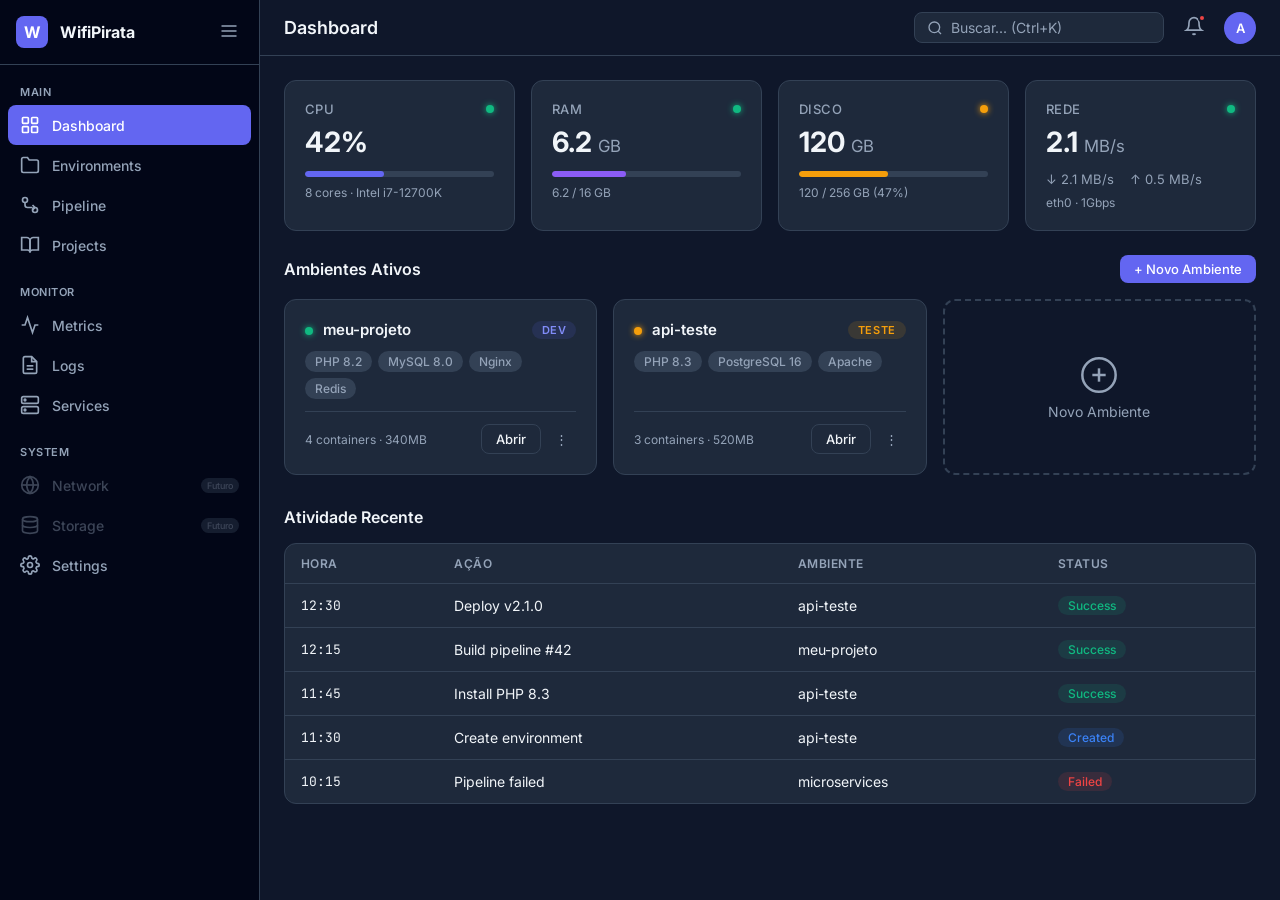
<file: design/prototype/index.html>
<!DOCTYPE html>
<html lang="pt-BR">
<head>
  <meta charset="UTF-8">
  <meta name="viewport" content="width=device-width, initial-scale=1.0">
  <title>WifiPirata OS — Protótipo</title>
  <link rel="preconnect" href="https://fonts.googleapis.com">
  <link href="https://fonts.googleapis.com/css2?family=Inter:wght@400;500;600;700&family=JetBrains+Mono:wght@400;500&display=swap" rel="stylesheet">
  <link rel="stylesheet" href="styles.css">
  <script src="splash.js"></script>
</head>
<body>
  <!-- ===== SIDEBAR ===== -->
  <aside class="sidebar" id="sidebar">
    <div class="sidebar-header">
      <div class="sidebar-logo">
        <svg width="32" height="32" viewBox="0 0 32 32" fill="none">
          <rect width="32" height="32" rx="8" fill="#6366f1"/>
          <text x="8" y="22" fill="white" font-size="16" font-weight="700" font-family="Inter">W</text>
        </svg>
        <span class="sidebar-title">WifiPirata</span>
      </div>
      <button class="sidebar-toggle" onclick="toggleSidebar()" title="Toggle sidebar">
        <svg width="20" height="20" viewBox="0 0 24 24" fill="none" stroke="currentColor" stroke-width="2">
          <path d="M3 12h18M3 6h18M3 18h18"/>
        </svg>
      </button>
    </div>

    <nav class="sidebar-nav">
      <div class="sidebar-section">
        <span class="sidebar-label">MAIN</span>
        <a href="#dashboard" class="sidebar-item active" onclick="showPage('dashboard', this)">
          <svg width="20" height="20" viewBox="0 0 24 24" fill="none" stroke="currentColor" stroke-width="2"><rect x="3" y="3" width="7" height="7" rx="1"/><rect x="14" y="3" width="7" height="7" rx="1"/><rect x="3" y="14" width="7" height="7" rx="1"/><rect x="14" y="14" width="7" height="7" rx="1"/></svg>
          <span>Dashboard</span>
        </a>
        <a href="#environments" class="sidebar-item" onclick="showPage('environments', this)">
          <svg width="20" height="20" viewBox="0 0 24 24" fill="none" stroke="currentColor" stroke-width="2"><path d="M22 19a2 2 0 01-2 2H4a2 2 0 01-2-2V5a2 2 0 012-2h5l2 3h9a2 2 0 012 2z"/></svg>
          <span>Environments</span>
        </a>
        <a href="#pipeline" class="sidebar-item" onclick="showPage('pipeline', this)">
          <svg width="20" height="20" viewBox="0 0 24 24" fill="none" stroke="currentColor" stroke-width="2"><circle cx="6" cy="6" r="3"/><circle cx="18" cy="18" r="3"/><path d="M6 9v3a3 3 0 003 3h6"/><path d="M15 12l3 3-3 3"/></svg>
          <span>Pipeline</span>
        </a>
        <a href="#projects" class="sidebar-item" onclick="showPage('projects', this)">
          <svg width="20" height="20" viewBox="0 0 24 24" fill="none" stroke="currentColor" stroke-width="2"><path d="M2 3h6a4 4 0 014 4v14a3 3 0 00-3-3H2z"/><path d="M22 3h-6a4 4 0 00-4 4v14a3 3 0 013-3h7z"/></svg>
          <span>Projects</span>
        </a>
      </div>

      <div class="sidebar-section">
        <span class="sidebar-label">MONITOR</span>
        <a href="#monitoring" class="sidebar-item" onclick="showPage('monitoring', this)">
          <svg width="20" height="20" viewBox="0 0 24 24" fill="none" stroke="currentColor" stroke-width="2"><polyline points="22,12 18,12 15,21 9,3 6,12 2,12"/></svg>
          <span>Metrics</span>
        </a>
        <a href="#logs" class="sidebar-item" onclick="showPage('logs', this)">
          <svg width="20" height="20" viewBox="0 0 24 24" fill="none" stroke="currentColor" stroke-width="2"><path d="M14 2H6a2 2 0 00-2 2v16a2 2 0 002 2h12a2 2 0 002-2V8z"/><polyline points="14,2 14,8 20,8"/><line x1="16" y1="13" x2="8" y2="13"/><line x1="16" y1="17" x2="8" y2="17"/></svg>
          <span>Logs</span>
        </a>
        <a href="#services" class="sidebar-item" onclick="showPage('services', this)">
          <svg width="20" height="20" viewBox="0 0 24 24" fill="none" stroke="currentColor" stroke-width="2"><rect x="2" y="2" width="20" height="8" rx="2"/><rect x="2" y="14" width="20" height="8" rx="2"/><circle cx="6" cy="6" r="1"/><circle cx="6" cy="18" r="1"/></svg>
          <span>Services</span>
        </a>
      </div>

      <div class="sidebar-section">
        <span class="sidebar-label">SYSTEM</span>
        <a href="#network" class="sidebar-item disabled">
          <svg width="20" height="20" viewBox="0 0 24 24" fill="none" stroke="currentColor" stroke-width="2"><circle cx="12" cy="12" r="10"/><line x1="2" y1="12" x2="22" y2="12"/><path d="M12 2a15.3 15.3 0 014 10 15.3 15.3 0 01-4 10 15.3 15.3 0 01-4-10 15.3 15.3 0 014-10z"/></svg>
          <span>Network</span>
          <span class="badge-future">Futuro</span>
        </a>
        <a href="#storage" class="sidebar-item disabled">
          <svg width="20" height="20" viewBox="0 0 24 24" fill="none" stroke="currentColor" stroke-width="2"><ellipse cx="12" cy="5" rx="9" ry="3"/><path d="M21 12c0 1.66-4 3-9 3s-9-1.34-9-3"/><path d="M3 5v14c0 1.66 4 3 9 3s9-1.34 9-3V5"/></svg>
          <span>Storage</span>
          <span class="badge-future">Futuro</span>
        </a>
        <a href="#settings" class="sidebar-item" onclick="showPage('settings', this)">
          <svg width="20" height="20" viewBox="0 0 24 24" fill="none" stroke="currentColor" stroke-width="2"><circle cx="12" cy="12" r="3"/><path d="M19.4 15a1.65 1.65 0 00.33 1.82l.06.06a2 2 0 010 2.83 2 2 0 01-2.83 0l-.06-.06a1.65 1.65 0 00-1.82-.33 1.65 1.65 0 00-1 1.51V21a2 2 0 01-4 0v-.09A1.65 1.65 0 009 19.4a1.65 1.65 0 00-1.82.33l-.06.06a2 2 0 01-2.83-2.83l.06-.06A1.65 1.65 0 004.68 15a1.65 1.65 0 00-1.51-1H3a2 2 0 010-4h.09A1.65 1.65 0 004.6 9a1.65 1.65 0 00-.33-1.82l-.06-.06a2 2 0 012.83-2.83l.06.06A1.65 1.65 0 009 4.68a1.65 1.65 0 001-1.51V3a2 2 0 014 0v.09a1.65 1.65 0 001 1.51 1.65 1.65 0 001.82-.33l.06-.06a2 2 0 012.83 2.83l-.06.06A1.65 1.65 0 0019.4 9a1.65 1.65 0 001.51 1H21a2 2 0 010 4h-.09a1.65 1.65 0 00-1.51 1z"/></svg>
          <span>Settings</span>
        </a>
      </div>
    </nav>
  </aside>

  <!-- ===== MAIN CONTENT ===== -->
  <main class="main">
    <!-- HEADER -->
    <header class="header">
      <div class="header-left">
        <h1 class="page-title" id="pageTitle">Dashboard</h1>
      </div>
      <div class="header-right">
        <div class="search-box">
          <svg width="16" height="16" viewBox="0 0 24 24" fill="none" stroke="currentColor" stroke-width="2"><circle cx="11" cy="11" r="8"/><line x1="21" y1="21" x2="16.65" y2="16.65"/></svg>
          <input type="text" placeholder="Buscar... (Ctrl+K)">
        </div>
        <button class="header-icon" title="Notificações">
          <svg width="20" height="20" viewBox="0 0 24 24" fill="none" stroke="currentColor" stroke-width="2"><path d="M18 8A6 6 0 006 8c0 7-3 9-3 9h18s-3-2-3-9"/><path d="M13.73 21a2 2 0 01-3.46 0"/></svg>
          <span class="notification-dot"></span>
        </button>
        <div class="user-avatar" title="Admin" onclick="document.getElementById('logoutMenu').classList.toggle('show')" style="cursor:pointer; position:relative;">
          A
          <div class="logout-menu" id="logoutMenu">
            <span class="logout-user">admin</span>
            <a href="login.html" class="logout-btn">
              <svg width="16" height="16" viewBox="0 0 24 24" fill="none" stroke="currentColor" stroke-width="2"><path d="M9 21H5a2 2 0 01-2-2V5a2 2 0 012-2h4"/><polyline points="16,17 21,12 16,7"/><line x1="21" y1="12" x2="9" y2="12"/></svg>
              Sair
            </a>
          </div>
        </div>
      </div>
    </header>

    <!-- ===== PAGE: DASHBOARD ===== -->
    <section class="page active" id="page-dashboard">
      <!-- Status Cards -->
      <div class="card-grid-4">
        <div class="status-card">
          <div class="status-card-header">
            <span class="status-card-label">CPU</span>
            <span class="status-dot green"></span>
          </div>
          <div class="status-card-value">42%</div>
          <div class="progress-bar"><div class="progress-fill" style="width: 42%; background: #6366f1;"></div></div>
          <span class="status-card-detail">8 cores · Intel i7-12700K</span>
        </div>

        <div class="status-card">
          <div class="status-card-header">
            <span class="status-card-label">RAM</span>
            <span class="status-dot green"></span>
          </div>
          <div class="status-card-value">6.2 <small>GB</small></div>
          <div class="progress-bar"><div class="progress-fill" style="width: 39%; background: #8b5cf6;"></div></div>
          <span class="status-card-detail">6.2 / 16 GB</span>
        </div>

        <div class="status-card">
          <div class="status-card-header">
            <span class="status-card-label">Disco</span>
            <span class="status-dot yellow"></span>
          </div>
          <div class="status-card-value">120 <small>GB</small></div>
          <div class="progress-bar"><div class="progress-fill" style="width: 47%; background: #f59e0b;"></div></div>
          <span class="status-card-detail">120 / 256 GB (47%)</span>
        </div>

        <div class="status-card">
          <div class="status-card-header">
            <span class="status-card-label">Rede</span>
            <span class="status-dot green"></span>
          </div>
          <div class="status-card-value">2.1 <small>MB/s</small></div>
          <div class="status-card-network">
            <span>↓ 2.1 MB/s</span>
            <span>↑ 0.5 MB/s</span>
          </div>
          <span class="status-card-detail">eth0 · 1Gbps</span>
        </div>
      </div>

      <!-- Active Environments -->
      <div class="section-header">
        <h2>Ambientes Ativos</h2>
        <button class="btn btn-primary btn-sm">+ Novo Ambiente</button>
      </div>
      <div class="card-grid-3">
        <div class="env-card">
          <div class="env-card-header">
            <span class="env-card-name"><span class="status-dot green inline"></span> meu-projeto</span>
            <span class="env-badge dev">DEV</span>
          </div>
          <div class="env-card-stack">
            <span class="stack-tag">PHP 8.2</span>
            <span class="stack-tag">MySQL 8.0</span>
            <span class="stack-tag">Nginx</span>
            <span class="stack-tag">Redis</span>
          </div>
          <div class="env-card-footer">
            <span class="env-card-meta">4 containers · 340MB</span>
            <div class="env-card-actions">
              <button class="btn btn-sm btn-secondary">Abrir</button>
              <button class="btn btn-sm btn-ghost">⋮</button>
            </div>
          </div>
        </div>

        <div class="env-card">
          <div class="env-card-header">
            <span class="env-card-name"><span class="status-dot yellow inline"></span> api-teste</span>
            <span class="env-badge teste">TESTE</span>
          </div>
          <div class="env-card-stack">
            <span class="stack-tag">PHP 8.3</span>
            <span class="stack-tag">PostgreSQL 16</span>
            <span class="stack-tag">Apache</span>
          </div>
          <div class="env-card-footer">
            <span class="env-card-meta">3 containers · 520MB</span>
            <div class="env-card-actions">
              <button class="btn btn-sm btn-secondary">Abrir</button>
              <button class="btn btn-sm btn-ghost">⋮</button>
            </div>
          </div>
        </div>

        <div class="env-card env-card-new">
          <div class="env-card-new-content">
            <svg width="40" height="40" viewBox="0 0 24 24" fill="none" stroke="currentColor" stroke-width="1.5"><circle cx="12" cy="12" r="10"/><line x1="12" y1="8" x2="12" y2="16"/><line x1="8" y1="12" x2="16" y2="12"/></svg>
            <span>Novo Ambiente</span>
          </div>
        </div>
      </div>

      <!-- Activity Table -->
      <div class="section-header" style="margin-top: 32px;">
        <h2>Atividade Recente</h2>
      </div>
      <div class="table-container">
        <table>
          <thead>
            <tr>
              <th>Hora</th>
              <th>Ação</th>
              <th>Ambiente</th>
              <th>Status</th>
            </tr>
          </thead>
          <tbody>
            <tr>
              <td class="mono">12:30</td>
              <td>Deploy v2.1.0</td>
              <td>api-teste</td>
              <td><span class="status-badge success">Success</span></td>
            </tr>
            <tr>
              <td class="mono">12:15</td>
              <td>Build pipeline #42</td>
              <td>meu-projeto</td>
              <td><span class="status-badge success">Success</span></td>
            </tr>
            <tr>
              <td class="mono">11:45</td>
              <td>Install PHP 8.3</td>
              <td>api-teste</td>
              <td><span class="status-badge success">Success</span></td>
            </tr>
            <tr>
              <td class="mono">11:30</td>
              <td>Create environment</td>
              <td>api-teste</td>
              <td><span class="status-badge info">Created</span></td>
            </tr>
            <tr>
              <td class="mono">10:15</td>
              <td>Pipeline failed</td>
              <td>microservices</td>
              <td><span class="status-badge error">Failed</span></td>
            </tr>
          </tbody>
        </table>
      </div>
    </section>

    <!-- ===== PAGE: ENVIRONMENTS ===== -->
    <section class="page" id="page-environments">
      <div class="env-layout">
        <!-- Tree View -->
        <div class="env-tree">
          <div class="env-tree-search">
            <input type="text" placeholder="Buscar ambiente...">
          </div>
          <div class="tree">
            <div class="tree-node open">
              <div class="tree-parent" onclick="this.parentElement.classList.toggle('open')">
                <svg width="16" height="16" viewBox="0 0 24 24" fill="none" stroke="currentColor" stroke-width="2"><polyline points="6,9 12,15 18,9"/></svg>
                meu-projeto
              </div>
              <div class="tree-children">
                <div class="tree-leaf active"><span class="status-dot green inline small"></span> dev</div>
                <div class="tree-leaf"><span class="status-dot yellow inline small"></span> teste</div>
                <div class="tree-leaf"><span class="status-dot red inline small"></span> prod</div>
              </div>
            </div>
            <div class="tree-node">
              <div class="tree-parent" onclick="this.parentElement.classList.toggle('open')">
                <svg width="16" height="16" viewBox="0 0 24 24" fill="none" stroke="currentColor" stroke-width="2"><polyline points="6,9 12,15 18,9"/></svg>
                api-backend
              </div>
              <div class="tree-children">
                <div class="tree-leaf"><span class="status-dot green inline small"></span> dev</div>
                <div class="tree-leaf"><span class="status-dot green inline small"></span> teste</div>
              </div>
            </div>
            <div class="tree-node">
              <div class="tree-parent" onclick="this.parentElement.classList.toggle('open')">
                <svg width="16" height="16" viewBox="0 0 24 24" fill="none" stroke="currentColor" stroke-width="2"><polyline points="6,9 12,15 18,9"/></svg>
                microservices
              </div>
              <div class="tree-children">
                <div class="tree-leaf"><span class="status-dot green inline small"></span> dev</div>
              </div>
            </div>
          </div>
        </div>

        <!-- Detail Panel -->
        <div class="env-detail">
          <div class="env-detail-header">
            <div>
              <h2>meu-projeto <span class="env-badge dev">DEV</span></h2>
              <p class="text-secondary">Criado em 03/04/2026 · Uptime: 3d 12h</p>
            </div>
            <div class="env-detail-actions">
              <button class="btn btn-secondary btn-sm">Parar</button>
              <button class="btn btn-secondary btn-sm">Clonar</button>
              <button class="btn btn-secondary btn-sm">Editar</button>
              <button class="btn btn-danger btn-sm">Destruir</button>
            </div>
          </div>

          <div class="card-grid-2" style="margin-top: 24px;">
            <div class="detail-card">
              <h3>Serviços</h3>
              <table class="table-compact">
                <tbody>
                  <tr><td>PHP</td><td class="mono">8.2-fpm</td><td><span class="status-badge success">Running</span></td></tr>
                  <tr><td>MySQL</td><td class="mono">8.0</td><td><span class="status-badge success">Running</span></td></tr>
                  <tr><td>Nginx</td><td class="mono">1.25</td><td><span class="status-badge success">Running</span></td></tr>
                  <tr><td>Redis</td><td class="mono">7.2</td><td><span class="status-badge success">Running</span></td></tr>
                </tbody>
              </table>
            </div>

            <div class="detail-card">
              <h3>Recursos</h3>
              <div class="resource-row">
                <span>CPU</span>
                <div class="progress-bar flex-1"><div class="progress-fill" style="width: 12%; background: #6366f1;"></div></div>
                <span class="mono">12%</span>
              </div>
              <div class="resource-row">
                <span>RAM</span>
                <div class="progress-bar flex-1"><div class="progress-fill" style="width: 21%; background: #8b5cf6;"></div></div>
                <span class="mono">340MB</span>
              </div>
              <div class="resource-row">
                <span>Disco</span>
                <div class="progress-bar flex-1"><div class="progress-fill" style="width: 5%; background: #10b981;"></div></div>
                <span class="mono">2.1GB</span>
              </div>
            </div>
          </div>

          <div class="detail-card" style="margin-top: 16px;">
            <h3>Configuração YAML</h3>
            <pre class="code-block"><code>name: meu-projeto
type: dev
services:
  php:
    version: "8.2"
    extensions: [pdo, mysql, redis, mbstring]
  mysql:
    version: "8.0"
    database: app_dev
    port: 3306
  nginx:
    version: "1.25"
    port: 8080
  redis:
    version: "7.2"
    port: 6379</code></pre>
          </div>
        </div>
      </div>
    </section>

    <!-- ===== PAGE: PIPELINE ===== -->
    <section class="page" id="page-pipeline">
      <!-- Toolbar -->
      <div class="pipeline-toolbar">
        <div class="pipeline-toolbar-left">
          <button class="btn btn-sm btn-secondary"><span class="node-icon build">🔨</span> Build</button>
          <button class="btn btn-sm btn-secondary"><span class="node-icon test">🧪</span> Test</button>
          <button class="btn btn-sm btn-secondary"><span class="node-icon deploy">🚀</span> Deploy</button>
          <button class="btn btn-sm btn-secondary"><span class="node-icon notify">🔔</span> Notify</button>
        </div>
        <div class="pipeline-toolbar-right">
          <button class="btn btn-sm btn-secondary">Exportar YAML</button>
          <button class="btn btn-sm btn-primary">▶ Executar</button>
        </div>
      </div>

      <div class="pipeline-layout">
        <!-- Canvas -->
        <div class="pipeline-canvas">
          <div class="pipeline-flow">
            <!-- Node: Build -->
            <div class="pipeline-node build" style="left: 50px; top: 80px;">
              <div class="pipeline-node-icon">🔨</div>
              <div class="pipeline-node-content">
                <div class="pipeline-node-title">Build</div>
                <div class="pipeline-node-subtitle">npm run build</div>
              </div>
              <div class="pipeline-node-status success">✓ 45s</div>
            </div>

            <!-- Edge -->
            <svg class="pipeline-edge" style="left: 250px; top: 98px;" width="60" height="2"><line x1="0" y1="1" x2="60" y2="1" stroke="#6366f1" stroke-width="2"/></svg>

            <!-- Node: Unit Test -->
            <div class="pipeline-node test" style="left: 310px; top: 40px;">
              <div class="pipeline-node-icon">🧪</div>
              <div class="pipeline-node-content">
                <div class="pipeline-node-title">Unit Tests</div>
                <div class="pipeline-node-subtitle">vitest run</div>
              </div>
              <div class="pipeline-node-status running">⏳</div>
            </div>

            <!-- Node: E2E Test -->
            <div class="pipeline-node test" style="left: 310px; top: 130px;">
              <div class="pipeline-node-icon">🧪</div>
              <div class="pipeline-node-content">
                <div class="pipeline-node-title">E2E Tests</div>
                <div class="pipeline-node-subtitle">playwright</div>
              </div>
              <div class="pipeline-node-status pending">⬜</div>
            </div>

            <!-- Node: Deploy -->
            <div class="pipeline-node deploy" style="left: 570px; top: 80px;">
              <div class="pipeline-node-icon">🚀</div>
              <div class="pipeline-node-content">
                <div class="pipeline-node-title">Deploy</div>
                <div class="pipeline-node-subtitle">staging server</div>
              </div>
              <div class="pipeline-node-status pending">⬜</div>
            </div>

            <!-- Node: Notify -->
            <div class="pipeline-node notify" style="left: 570px; top: 180px;">
              <div class="pipeline-node-icon">🔔</div>
              <div class="pipeline-node-content">
                <div class="pipeline-node-title">Notify</div>
                <div class="pipeline-node-subtitle">Slack #deploy</div>
              </div>
              <div class="pipeline-node-status pending">⬜</div>
            </div>
          </div>
        </div>

        <!-- Config Panel -->
        <div class="pipeline-config">
          <h3>Configuração: Build</h3>
          <div class="form-group">
            <label>Nome</label>
            <input type="text" value="npm run build">
          </div>
          <div class="form-group">
            <label>Runner</label>
            <select><option>ubuntu-latest</option><option>ubuntu-22.04</option></select>
          </div>
          <div class="form-group">
            <label>Timeout</label>
            <select><option>10 min</option><option selected>30 min</option><option>60 min</option></select>
          </div>
          <div class="form-group">
            <label>Comandos</label>
            <textarea rows="4" class="mono">npm ci
npm run build
npm run lint</textarea>
          </div>
          <div class="form-group">
            <label>Variáveis de ambiente</label>
            <div class="env-var-row">
              <input type="text" value="NODE_ENV" class="mono" style="width: 40%;">
              <input type="text" value="production" class="mono" style="width: 55%;">
            </div>
            <button class="btn btn-sm btn-ghost" style="margin-top: 8px;">+ Adicionar variável</button>
          </div>
          <div class="form-actions">
            <button class="btn btn-primary btn-sm">Aplicar</button>
            <button class="btn btn-danger btn-sm">Remover nó</button>
          </div>
        </div>
      </div>
    </section>

    <!-- ===== PAGE: MONITORING (Logs) ===== -->
    <section class="page" id="page-logs">
      <div class="monitoring-tabs">
        <button class="tab active">Metrics</button>
        <button class="tab">Logs</button>
        <button class="tab">Containers</button>
        <button class="tab">Services</button>
      </div>

      <!-- Log Stream -->
      <div class="log-filters">
        <select><option>Todos os ambientes</option><option>meu-projeto</option><option>api-teste</option></select>
        <select><option>Todos os níveis</option><option>INFO</option><option>WARN</option><option>ERROR</option></select>
        <div class="search-box" style="flex:1">
          <svg width="16" height="16" viewBox="0 0 24 24" fill="none" stroke="currentColor" stroke-width="2"><circle cx="11" cy="11" r="8"/><line x1="21" y1="21" x2="16.65" y2="16.65"/></svg>
          <input type="text" placeholder="Filtrar logs...">
        </div>
        <label class="toggle-label"><input type="checkbox" checked> Auto-scroll</label>
      </div>

      <div class="log-stream">
        <div class="log-line"><span class="log-time">12:30:01</span> <span class="log-level info">INFO</span>  <span class="log-source">[php-fpm]</span> Worker started pid=1234</div>
        <div class="log-line"><span class="log-time">12:30:02</span> <span class="log-level info">INFO</span>  <span class="log-source">[nginx]</span>   GET /api/health 200 2ms</div>
        <div class="log-line"><span class="log-time">12:30:03</span> <span class="log-level info">INFO</span>  <span class="log-source">[nginx]</span>   GET /api/users 200 45ms</div>
        <div class="log-line"><span class="log-time">12:30:05</span> <span class="log-level warn">WARN</span>  <span class="log-source">[mysql]</span>   Slow query detected (>500ms): SELECT * FROM orders JOIN...</div>
        <div class="log-line"><span class="log-time">12:30:06</span> <span class="log-level error">ERROR</span> <span class="log-source">[php-fpm]</span> Uncaught Exception: SQLSTATE[HY000] Connection refused</div>
        <div class="log-line"><span class="log-time">12:30:06</span> <span class="log-level error">ERROR</span> <span class="log-source">[php-fpm]</span>   at /var/www/app/Database/Connection.php:42</div>
        <div class="log-line"><span class="log-time">12:30:07</span> <span class="log-level info">INFO</span>  <span class="log-source">[redis]</span>   Connected clients: 3</div>
        <div class="log-line"><span class="log-time">12:30:08</span> <span class="log-level info">INFO</span>  <span class="log-source">[nginx]</span>   POST /api/users 201 120ms</div>
        <div class="log-line"><span class="log-time">12:30:09</span> <span class="log-level info">INFO</span>  <span class="log-source">[php-fpm]</span> Request processed successfully</div>
        <div class="log-line"><span class="log-time">12:30:10</span> <span class="log-level warn">WARN</span>  <span class="log-source">[php-fpm]</span> Memory usage high: 245MB / 256MB limit</div>
        <div class="log-line"><span class="log-time">12:30:11</span> <span class="log-level info">INFO</span>  <span class="log-source">[nginx]</span>   GET /api/products 200 15ms</div>
        <div class="log-line cursor"><span class="log-cursor">▌</span></div>
      </div>
    </section>

    <!-- ===== PAGE: PROJECTS ===== -->
    <section class="page" id="page-projects">
      <div class="section-header">
        <h2>Templates Disponíveis</h2>
      </div>
      <div class="card-grid-3">
        <div class="template-card">
          <div class="template-icon">🐘</div>
          <h3>Laravel</h3>
          <p>PHP 8.2+ · MySQL/PostgreSQL · Redis · Nginx</p>
          <div class="template-tags">
            <span class="stack-tag">CI/CD ✅</span>
            <span class="stack-tag">Docker ✅</span>
          </div>
          <button class="btn btn-primary btn-sm" style="margin-top: 16px; width: 100%;">Usar template</button>
        </div>
        <div class="template-card">
          <div class="template-icon">⚛️</div>
          <h3>React (Vite + TS)</h3>
          <p>TypeScript · Tailwind · Vitest · ESLint</p>
          <div class="template-tags">
            <span class="stack-tag">CI/CD ✅</span>
            <span class="stack-tag">Docker ✅</span>
          </div>
          <button class="btn btn-primary btn-sm" style="margin-top: 16px; width: 100%;">Usar template</button>
        </div>
        <div class="template-card">
          <div class="template-icon">🟢</div>
          <h3>Node.js (Express)</h3>
          <p>MongoDB · Redis · Docker · PM2</p>
          <div class="template-tags">
            <span class="stack-tag">CI/CD ✅</span>
            <span class="stack-tag">Docker ✅</span>
          </div>
          <button class="btn btn-primary btn-sm" style="margin-top: 16px; width: 100%;">Usar template</button>
        </div>
      </div>

      <div class="section-header" style="margin-top: 32px;">
        <h2>Projetos Recentes</h2>
      </div>
      <div class="table-container">
        <table>
          <thead>
            <tr><th>Nome</th><th>Stack</th><th>Criado</th><th>Ambiente</th><th>Ações</th></tr>
          </thead>
          <tbody>
            <tr>
              <td><strong>meu-projeto</strong></td>
              <td><span class="stack-tag">Laravel</span></td>
              <td>2 dias atrás</td>
              <td><span class="status-badge success">dev 🟢</span></td>
              <td><button class="btn btn-sm btn-ghost">⋮</button></td>
            </tr>
            <tr>
              <td><strong>api-backend</strong></td>
              <td><span class="stack-tag">Node.js</span></td>
              <td>1 semana</td>
              <td><span class="status-badge success">dev 🟢</span></td>
              <td><button class="btn btn-sm btn-ghost">⋮</button></td>
            </tr>
            <tr>
              <td><strong>frontend-app</strong></td>
              <td><span class="stack-tag">React</span></td>
              <td>3 semanas</td>
              <td><span class="status-badge warning">teste 🟡</span></td>
              <td><button class="btn btn-sm btn-ghost">⋮</button></td>
            </tr>
          </tbody>
        </table>
      </div>
    </section>

    <!-- Placeholder pages -->
    <section class="page" id="page-monitoring"><div class="placeholder">Metrics — ver wireframes.md para layout</div></section>
    <section class="page" id="page-services"><div class="placeholder">Services — ver wireframes.md para layout</div></section>
    <section class="page" id="page-settings"><div class="placeholder">Settings — ver wireframes.md para layout</div></section>
  </main>

  <script>
    function showPage(pageName, el) {
      document.querySelectorAll('.page').forEach(p => p.classList.remove('active'));
      document.querySelectorAll('.sidebar-item').forEach(i => i.classList.remove('active'));
      const page = document.getElementById('page-' + pageName);
      if (page) page.classList.add('active');
      if (el) el.classList.add('active');
      const titles = {
        dashboard: 'Dashboard',
        environments: 'Environments',
        pipeline: 'Pipeline Editor',
        projects: 'Projects',
        monitoring: 'Metrics',
        logs: 'Logs',
        services: 'Services',
        settings: 'Settings'
      };
      document.getElementById('pageTitle').textContent = titles[pageName] || pageName;
    }

    function toggleSidebar() {
      document.getElementById('sidebar').classList.toggle('collapsed');
    }
  </script>
</body>
</html>
</file>
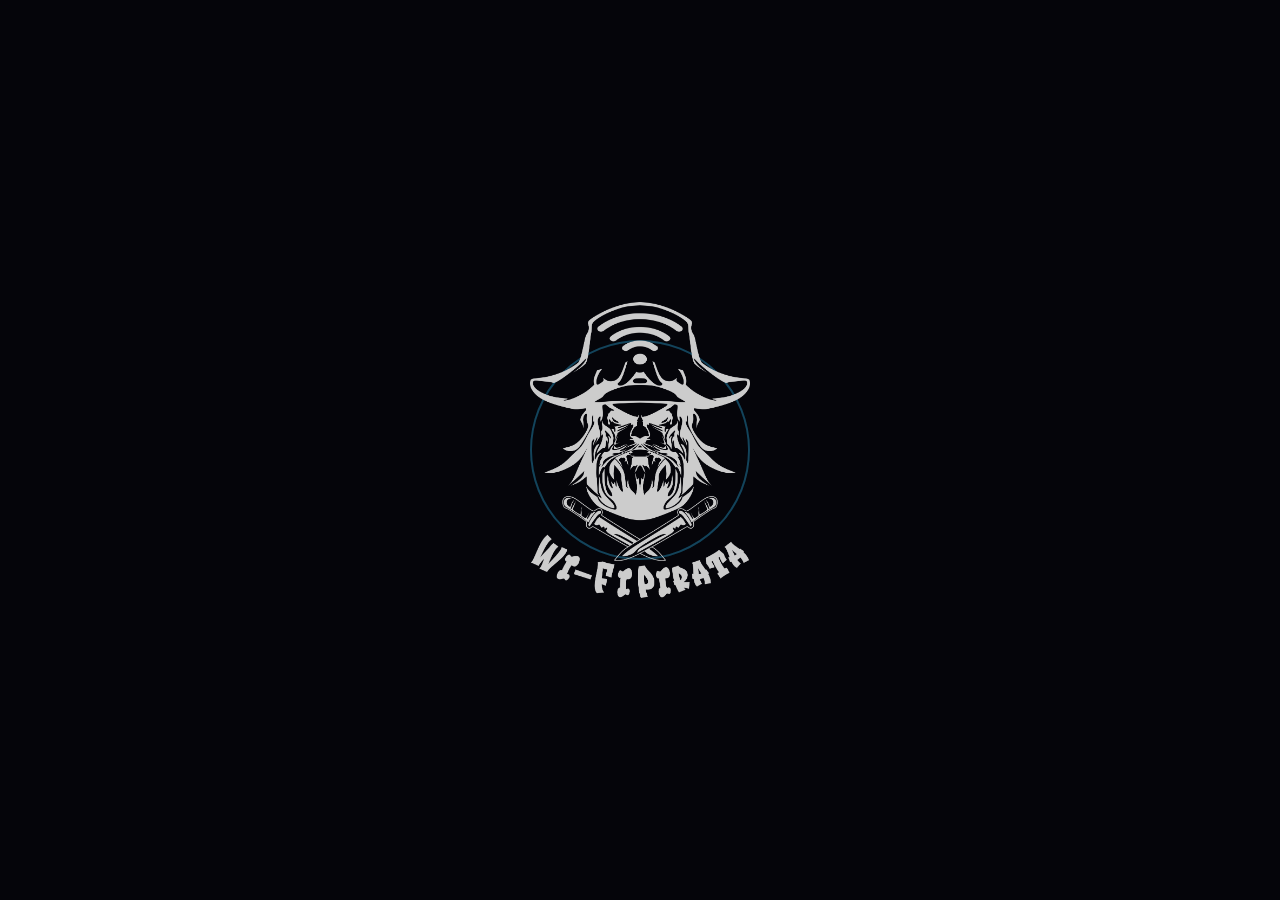
<file: design/prototype/loading.html>
<!DOCTYPE html>
<html lang="pt-BR">
<head>
  <meta charset="UTF-8">
  <meta name="viewport" content="width=device-width, initial-scale=1.0">
  <title>WifiPirata OS — Carregando...</title>
  <style>
    *, *::before, *::after { margin: 0; padding: 0; box-sizing: border-box; }

    html, body {
      height: 100%;
      overflow: hidden;
    }

    body {
      position: fixed;
      inset: 0;
      display: flex;
      align-items: center;
      justify-content: center;
      background: #05050a;
      z-index: 9999;
    }

    /* ===== SPLASH (replica do web-marketing/Splash.tsx) ===== */
    .splash-container {
      position: relative;
      width: 220px;
      height: 220px;
      display: flex;
      align-items: center;
      justify-content: center;
    }

    @keyframes splash-pulse {
      0%   { transform: scale(0.96); filter: drop-shadow(0 8px 24px rgba(0,0,0,0.6)); }
      50%  { transform: scale(1.02); filter: drop-shadow(0 18px 48px rgba(0,240,255,0.18)); }
      100% { transform: scale(0.96); filter: drop-shadow(0 8px 24px rgba(0,0,0,0.6)); }
    }

    @keyframes wave {
      0%   { transform: scale(0.6); opacity: 0.6; }
      50%  { transform: scale(1.6); opacity: 0.12; }
      100% { transform: scale(2.6); opacity: 0; }
    }

    .splash-logo {
      width: 220px;
      height: auto;
      position: relative;
      z-index: 2;
      animation: splash-pulse 1400ms ease-in-out infinite;
    }

    .splash-wave {
      position: absolute;
      border: 2px solid rgba(0, 240, 255, 0.18);
      border-radius: 999px;
      width: 220px;
      height: 220px;
      animation: wave 2000ms ease-out infinite;
      pointer-events: none;
    }

    .splash-wave.w2 {
      animation-delay: 300ms;
      border-color: rgba(139, 92, 246, 0.12);
    }

    .splash-wave.w3 {
      animation-delay: 700ms;
      border-color: rgba(0, 240, 255, 0.08);
    }

    /* ===== FADE OUT ===== */
    body.fade-out {
      transition: opacity 300ms ease;
      opacity: 0;
    }
  </style>
</head>
<body aria-hidden="true">
  <div class="splash-container">
    <div class="splash-wave w1"></div>
    <div class="splash-wave w2"></div>
    <div class="splash-wave w3"></div>
    <img src="assets/logo_branca.png" alt="WiFi Pirata" class="splash-logo">
  </div>

  <script>
    // Splash intermediário pós-login: mostra animação e redireciona
    // O dashboard (index.html) tem seu próprio splash via splash.js
    setTimeout(() => {
      document.body.classList.add('fade-out');
      setTimeout(() => {
        window.location.href = 'index.html';
      }, 300);
    }, 2500);
  </script>
</body>
</html>
</file>
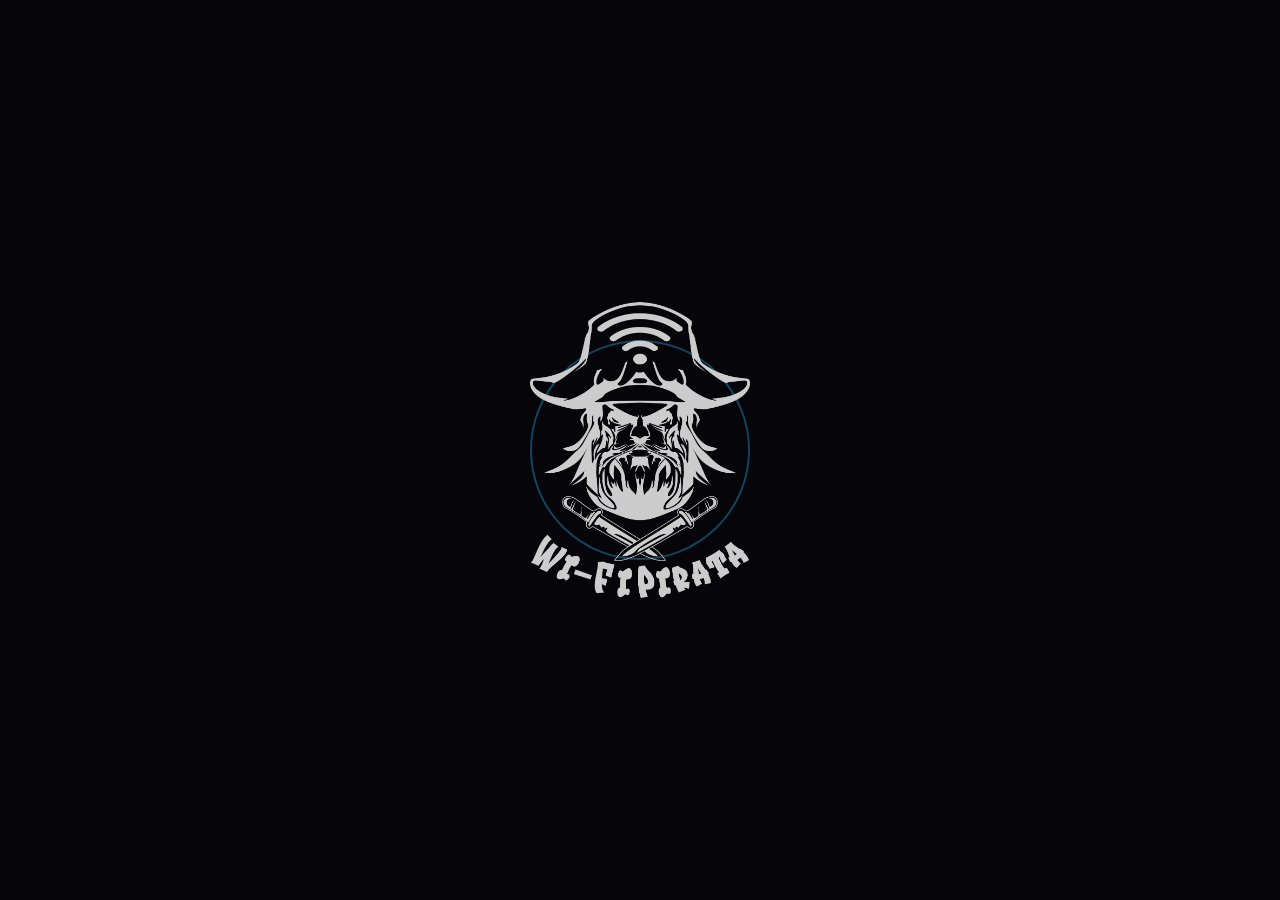
<file: design/prototype/login.html>
<!DOCTYPE html>
<html lang="pt-BR">
<head>
  <meta charset="UTF-8">
  <meta name="viewport" content="width=device-width, initial-scale=1.0">
  <title>WifiPirata OS — Login</title>
  <link rel="preconnect" href="https://fonts.googleapis.com">
  <link href="https://fonts.googleapis.com/css2?family=Inter:wght@400;500;600;700;800&family=JetBrains+Mono:wght@400;500&display=swap" rel="stylesheet">
  <script src="splash.js"></script>
  <style>
    *, *::before, *::after { margin: 0; padding: 0; box-sizing: border-box; }

    :root {
      --primary-400: #818cf8;
      --primary-500: #6366f1;
      --primary-600: #4f46e5;
      --primary-700: #4338ca;
      --accent-500:  #10b981;
      --error:   #ef4444;
      --bg:      #0f172a;
      --surface: #1e293b;
      --surface-elevated: #334155;
      --border:  #334155;
      --text-primary:   #f1f5f9;
      --text-secondary: #94a3b8;
      --text-muted:     #64748b;
      --font-sans: 'Inter', -apple-system, BlinkMacSystemFont, 'Segoe UI', sans-serif;
      --font-mono: 'JetBrains Mono', 'Fira Code', monospace;
      --radius-sm: 4px;
      --radius-md: 8px;
      --radius-lg: 12px;
      --radius-xl: 16px;
      --radius-full: 9999px;
    }

    html, body { height: 100%; }
    body {
      font-family: var(--font-sans);
      background: var(--bg);
      color: var(--text-primary);
      display: flex;
      -webkit-font-smoothing: antialiased;
    }

    /* ===== SPLIT LAYOUT ===== */
    .login-layout {
      display: flex;
      width: 100%;
      min-height: 100vh;
    }

    /* ===== COVER (LEFT) ===== */
    .login-cover {
      flex: 1;
      position: relative;
      overflow: hidden;
      display: flex;
      align-items: flex-end;
      padding: 48px;
    }
    .login-cover-bg {
      position: absolute;
      inset: 0;
      background: url('assets/Capa_wifipirata.png') center/cover no-repeat;
      z-index: 0;
    }
    .login-cover-bg::after {
      content: '';
      position: absolute;
      inset: 0;
      background: linear-gradient(
        to bottom,
        rgba(15, 23, 42, 0.3) 0%,
        rgba(15, 23, 42, 0.6) 50%,
        rgba(15, 23, 42, 0.92) 100%
      );
    }
    .login-cover-content {
      position: relative;
      z-index: 1;
      max-width: 520px;
    }
    .login-cover-content h2 {
      font-size: 32px;
      font-weight: 800;
      line-height: 1.2;
      margin-bottom: 12px;
      background: linear-gradient(135deg, #f1f5f9 0%, #818cf8 100%);
      -webkit-background-clip: text;
      -webkit-text-fill-color: transparent;
      background-clip: text;
    }
    .login-cover-content p {
      font-size: 15px;
      color: var(--text-secondary);
      line-height: 1.6;
    }
    .login-cover-features {
      display: flex;
      gap: 24px;
      margin-top: 28px;
    }
    .cover-feature {
      display: flex;
      align-items: center;
      gap: 8px;
      font-size: 13px;
      color: var(--text-secondary);
    }
    .cover-feature-icon {
      width: 32px;
      height: 32px;
      display: flex;
      align-items: center;
      justify-content: center;
      background: rgba(99, 102, 241, 0.15);
      border-radius: var(--radius-md);
      font-size: 16px;
      flex-shrink: 0;
    }

    /* ===== LOGIN PANEL (RIGHT) ===== */
    .login-panel {
      width: 480px;
      flex-shrink: 0;
      display: flex;
      flex-direction: column;
      justify-content: center;
      align-items: center;
      padding: 48px;
      border-left: 1px solid var(--border);
      background: var(--bg);
      position: relative;
    }
    .login-panel::before {
      content: '';
      position: absolute;
      top: 0;
      left: 0;
      width: 1px;
      height: 100%;
      background: linear-gradient(to bottom, transparent, var(--primary-500), transparent);
    }

    .login-form-wrapper {
      width: 100%;
      max-width: 360px;
    }

    /* Logo */
    .login-logo {
      display: flex;
      flex-direction: column;
      align-items: center;
      margin-bottom: 40px;
    }
    .login-logo img {
      width: 100px;
      height: 100px;
      border-radius: var(--radius-xl);
      margin-bottom: 16px;
      filter: drop-shadow(0 0 24px rgba(99, 102, 241, 0.3));
    }
    .login-logo-fallback {
      width: 100px;
      height: 100px;
      border-radius: var(--radius-xl);
      background: linear-gradient(135deg, #1e293b, #0f172a);
      border: 2px solid var(--border);
      display: flex;
      align-items: center;
      justify-content: center;
      margin-bottom: 16px;
      font-size: 40px;
      filter: drop-shadow(0 0 24px rgba(99, 102, 241, 0.3));
    }
    .login-logo h1 {
      font-size: 22px;
      font-weight: 700;
      letter-spacing: -0.02em;
    }
    .login-logo h1 span { color: var(--primary-400); }
    .login-logo p {
      font-size: 13px;
      color: var(--text-muted);
      margin-top: 4px;
    }

    /* Form */
    .form-group {
      margin-bottom: 20px;
    }
    .form-label {
      display: block;
      font-size: 13px;
      font-weight: 500;
      color: var(--text-secondary);
      margin-bottom: 6px;
    }
    .form-input-wrapper {
      position: relative;
    }
    .form-input-wrapper svg {
      position: absolute;
      left: 14px;
      top: 50%;
      transform: translateY(-50%);
      color: var(--text-muted);
      pointer-events: none;
    }
    .form-input {
      width: 100%;
      padding: 12px 14px 12px 44px;
      background: var(--surface);
      border: 1px solid var(--border);
      border-radius: var(--radius-md);
      color: var(--text-primary);
      font-family: var(--font-sans);
      font-size: 14px;
      outline: none;
      transition: border-color 0.2s, box-shadow 0.2s;
    }
    .form-input::placeholder { color: var(--text-muted); }
    .form-input:focus {
      border-color: var(--primary-500);
      box-shadow: 0 0 0 3px rgba(99, 102, 241, 0.15);
    }
    .form-input.error {
      border-color: var(--error);
      box-shadow: 0 0 0 3px rgba(239, 68, 68, 0.15);
    }

    .form-row {
      display: flex;
      justify-content: space-between;
      align-items: center;
      margin-bottom: 24px;
    }
    .form-checkbox {
      display: flex;
      align-items: center;
      gap: 8px;
      font-size: 13px;
      color: var(--text-secondary);
      cursor: pointer;
    }
    .form-checkbox input[type="checkbox"] {
      width: 16px;
      height: 16px;
      accent-color: var(--primary-500);
      cursor: pointer;
    }
    .form-link {
      font-size: 13px;
      color: var(--primary-400);
      text-decoration: none;
      font-weight: 500;
    }
    .form-link:hover { color: var(--primary-500); text-decoration: underline; }

    /* Buttons */
    .btn-login {
      width: 100%;
      padding: 12px;
      background: linear-gradient(135deg, var(--primary-500), var(--primary-700));
      color: white;
      border: none;
      border-radius: var(--radius-md);
      font-family: var(--font-sans);
      font-size: 15px;
      font-weight: 600;
      cursor: pointer;
      transition: all 0.2s;
      position: relative;
      overflow: hidden;
    }
    .btn-login:hover {
      background: linear-gradient(135deg, var(--primary-400), var(--primary-600));
      box-shadow: 0 4px 16px rgba(99, 102, 241, 0.35);
      transform: translateY(-1px);
    }
    .btn-login:active { transform: translateY(0); }
    .btn-login.loading { pointer-events: none; }
    .btn-login.loading .btn-text { visibility: hidden; }
    .btn-login .spinner {
      display: none;
      position: absolute;
      inset: 0;
      align-items: center;
      justify-content: center;
    }
    .btn-login.loading .spinner { display: flex; }
    .spinner-circle {
      width: 20px;
      height: 20px;
      border: 2px solid rgba(255,255,255,0.3);
      border-top-color: white;
      border-radius: 50%;
      animation: spin 0.6s linear infinite;
    }
    @keyframes spin { to { transform: rotate(360deg); } }

    /* Divider */
    .login-divider {
      display: flex;
      align-items: center;
      gap: 16px;
      margin: 24px 0;
      color: var(--text-muted);
      font-size: 12px;
      text-transform: uppercase;
      letter-spacing: 0.05em;
    }
    .login-divider::before,
    .login-divider::after {
      content: '';
      flex: 1;
      height: 1px;
      background: var(--border);
    }

    /* SSH/Key button */
    .btn-alt {
      width: 100%;
      padding: 11px;
      background: transparent;
      color: var(--text-primary);
      border: 1px solid var(--border);
      border-radius: var(--radius-md);
      font-family: var(--font-sans);
      font-size: 14px;
      font-weight: 500;
      cursor: pointer;
      transition: all 0.15s;
      display: flex;
      align-items: center;
      justify-content: center;
      gap: 10px;
    }
    .btn-alt:hover { background: var(--surface); border-color: var(--text-muted); }

    /* Error message */
    .login-error {
      display: none;
      background: rgba(239, 68, 68, 0.1);
      border: 1px solid rgba(239, 68, 68, 0.3);
      border-radius: var(--radius-md);
      padding: 12px 16px;
      margin-bottom: 20px;
      font-size: 13px;
      color: #fca5a5;
      align-items: center;
      gap: 10px;
    }
    .login-error.show { display: flex; }

    /* Footer */
    .login-footer {
      margin-top: 36px;
      text-align: center;
      font-size: 12px;
      color: var(--text-muted);
    }
    .login-footer a { color: var(--text-secondary); }
    .login-version {
      display: inline-flex;
      align-items: center;
      gap: 4px;
      background: var(--surface);
      padding: 3px 10px;
      border-radius: var(--radius-full);
      font-family: var(--font-mono);
      font-size: 11px;
      color: var(--text-muted);
      margin-top: 12px;
    }

    /* ===== PASSWORD TOGGLE ===== */
    .password-toggle {
      position: absolute;
      right: 12px;
      top: 50%;
      transform: translateY(-50%);
      background: none;
      border: none;
      color: var(--text-muted);
      cursor: pointer;
      padding: 2px;
    }
    .password-toggle:hover { color: var(--text-secondary); }

    /* ===== RESPONSIVE ===== */
    @media (max-width: 960px) {
      .login-cover { display: none; }
      .login-panel {
        width: 100%;
        border-left: none;
      }
      .login-panel::before { display: none; }
    }

    /* ===== ANIMATIONS ===== */
    @keyframes fadeInUp {
      from { opacity: 0; transform: translateY(16px); }
      to   { opacity: 1; transform: translateY(0); }
    }
    .login-form-wrapper {
      animation: fadeInUp 0.5s ease-out;
    }
    .login-cover-content {
      animation: fadeInUp 0.7s ease-out 0.15s both;
    }
  </style>
</head>
<body>
  <div class="login-layout">
    <!-- ===== COVER (LEFT) ===== -->
    <div class="login-cover">
      <div class="login-cover-bg"></div>
      <div class="login-cover-content">
        <h2>Gerencie seus ambientes<br>com poder de pirata.</h2>
        <p>Dashboard completo para monitoramento, criação e gerenciamento de ambientes de desenvolvimento, teste e produção.</p>
        <div class="login-cover-features">
          <div class="cover-feature">
            <div class="cover-feature-icon">⚡</div>
            <span>Deploy em segundos</span>
          </div>
          <div class="cover-feature">
            <div class="cover-feature-icon">📊</div>
            <span>Métricas em tempo real</span>
          </div>
          <div class="cover-feature">
            <div class="cover-feature-icon">🔒</div>
            <span>Segurança total</span>
          </div>
        </div>
      </div>
    </div>

    <!-- ===== LOGIN PANEL (RIGHT) ===== -->
    <div class="login-panel">
      <div class="login-form-wrapper">
        <!-- Logo -->
        <div class="login-logo">
          <img src="assets/logo_wifi_pirata.png" alt="WifiPirata Logo"
               onerror="this.style.display='none'; this.nextElementSibling.style.display='flex';">
          <div class="login-logo-fallback" style="display:none;">🏴‍☠️</div>
          <h1>Wifi<span>Pirata</span> OS</h1>
          <p>Server &amp; Environment Manager</p>
        </div>

        <!-- Error -->
        <div class="login-error" id="loginError">
          <svg width="16" height="16" viewBox="0 0 24 24" fill="none" stroke="currentColor" stroke-width="2"><circle cx="12" cy="12" r="10"/><line x1="15" y1="9" x2="9" y2="15"/><line x1="9" y1="9" x2="15" y2="15"/></svg>
          <span id="errorMsg">Credenciais inválidas. Tente novamente.</span>
        </div>

        <!-- Form -->
        <form id="loginForm" onsubmit="handleLogin(event)">
          <div class="form-group">
            <label class="form-label" for="username">Usuário ou E-mail</label>
            <div class="form-input-wrapper">
              <svg width="18" height="18" viewBox="0 0 24 24" fill="none" stroke="currentColor" stroke-width="2"><path d="M20 21v-2a4 4 0 00-4-4H8a4 4 0 00-4 4v2"/><circle cx="12" cy="7" r="4"/></svg>
              <input type="text" class="form-input" id="username" placeholder="admin" autocomplete="username" autofocus>
            </div>
          </div>

          <div class="form-group">
            <label class="form-label" for="password">Senha</label>
            <div class="form-input-wrapper">
              <svg width="18" height="18" viewBox="0 0 24 24" fill="none" stroke="currentColor" stroke-width="2"><rect x="3" y="11" width="18" height="11" rx="2"/><path d="M7 11V7a5 5 0 0110 0v4"/></svg>
              <input type="password" class="form-input" id="password" placeholder="••••••••" autocomplete="current-password">
              <button type="button" class="password-toggle" onclick="togglePassword()" title="Mostrar/ocultar senha">
                <svg id="eyeIcon" width="18" height="18" viewBox="0 0 24 24" fill="none" stroke="currentColor" stroke-width="2"><path d="M1 12s4-8 11-8 11 8 11 8-4 8-11 8-11-8-11-8z"/><circle cx="12" cy="12" r="3"/></svg>
              </button>
            </div>
          </div>

          <div class="form-row">
            <label class="form-checkbox">
              <input type="checkbox" checked> Manter conectado
            </label>
            <a href="#" class="form-link">Esqueceu a senha?</a>
          </div>

          <button type="submit" class="btn-login" id="btnLogin">
            <span class="btn-text">Entrar</span>
            <div class="spinner"><div class="spinner-circle"></div></div>
          </button>
        </form>

        <div class="login-divider">ou acesse com</div>

        <button class="btn-alt" onclick="handleSSH()">
          <svg width="18" height="18" viewBox="0 0 24 24" fill="none" stroke="currentColor" stroke-width="2"><rect x="3" y="11" width="18" height="11" rx="2"/><path d="M7 11V7a5 5 0 0110 0v4"/><circle cx="12" cy="16" r="1"/></svg>
          Chave SSH
        </button>

        <div class="login-footer">
          <p>WifiPirata OS &copy; 2026 — Todos os direitos reservados</p>
          <div class="login-version">v1.0.0-alpha</div>
        </div>
      </div>
    </div>
  </div>

  <script>
    function handleLogin(e) {
      e.preventDefault();
      const btn = document.getElementById('btnLogin');
      const errorBox = document.getElementById('loginError');
      const user = document.getElementById('username').value.trim();
      const pass = document.getElementById('password').value;

      // Reset
      errorBox.classList.remove('show');
      document.getElementById('username').classList.remove('error');
      document.getElementById('password').classList.remove('error');

      // Validation
      if (!user || !pass) {
        errorBox.classList.add('show');
        document.getElementById('errorMsg').textContent = 'Preencha todos os campos.';
        if (!user) document.getElementById('username').classList.add('error');
        if (!pass) document.getElementById('password').classList.add('error');
        return;
      }

      // Fake loading
      btn.classList.add('loading');

      setTimeout(() => {
        // Accept admin/admin or any user with password "pirata"
        if ((user === 'admin' && pass === 'admin') || pass === 'pirata') {
          window.location.href = 'loading.html';
        } else {
          btn.classList.remove('loading');
          errorBox.classList.add('show');
          document.getElementById('errorMsg').textContent = 'Credenciais inválidas. Tente novamente.';
          document.getElementById('password').classList.add('error');
          document.getElementById('password').focus();
        }
      }, 1500);
    }

    function handleSSH() {
      // Fake SSH auth — go directly
      const btn = document.querySelector('.btn-alt');
      btn.textContent = 'Autenticando via SSH...';
      btn.style.pointerEvents = 'none';
      setTimeout(() => {
        window.location.href = 'loading.html';
      }, 1200);
    }

    function togglePassword() {
      const input = document.getElementById('password');
      const icon = document.getElementById('eyeIcon');
      if (input.type === 'password') {
        input.type = 'text';
        icon.innerHTML = '<path d="M17.94 17.94A10.07 10.07 0 0112 20c-7 0-11-8-11-8a18.45 18.45 0 015.06-5.94M9.9 4.24A9.12 9.12 0 0112 4c7 0 11 8 11 8a18.5 18.5 0 01-2.16 3.19m-6.72-1.07a3 3 0 11-4.24-4.24"/><line x1="1" y1="1" x2="23" y2="23"/>';
      } else {
        input.type = 'password';
        icon.innerHTML = '<path d="M1 12s4-8 11-8 11 8 11 8-4 8-11 8-11-8-11-8z"/><circle cx="12" cy="12" r="3"/>';
      }
    }

    // Enter key on username jumps to password
    document.getElementById('username').addEventListener('keydown', function(e) {
      if (e.key === 'Enter') {
        e.preventDefault();
        document.getElementById('password').focus();
      }
    });
  </script>
</body>
</html>
</file>
<file: design/prototype/styles.css>
/* ===== RESET & BASE ===== */
*, *::before, *::after { margin: 0; padding: 0; box-sizing: border-box; }

:root {
  /* Brand */
  --primary-50:  #eef2ff;
  --primary-100: #e0e7ff;
  --primary-400: #818cf8;
  --primary-500: #6366f1;
  --primary-600: #4f46e5;
  --primary-700: #4338ca;
  --accent-500:  #10b981;

  /* Semantic */
  --success: #10b981;
  --warning: #f59e0b;
  --error:   #ef4444;
  --info:    #3b82f6;

  /* Dark Mode (default) */
  --bg:              #0f172a;
  --surface:         #1e293b;
  --surface-elevated:#334155;
  --border:          #334155;
  --text-primary:    #f1f5f9;
  --text-secondary:  #94a3b8;
  --sidebar-bg:      #020617;

  /* Layout */
  --sidebar-w:       260px;
  --sidebar-w-collapsed: 64px;
  --header-h:        56px;
  --content-padding: 24px;
  --radius-sm: 4px;
  --radius-md: 8px;
  --radius-lg: 12px;
  --radius-full: 9999px;

  /* Shadows */
  --shadow-md: 0 4px 6px -1px rgba(0,0,0,0.3), 0 2px 4px -2px rgba(0,0,0,0.2);

  /* Typography */
  --font-sans: 'Inter', -apple-system, BlinkMacSystemFont, 'Segoe UI', sans-serif;
  --font-mono: 'JetBrains Mono', 'Fira Code', monospace;
}

html { font-size: 16px; }
body {
  font-family: var(--font-sans);
  background: var(--bg);
  color: var(--text-primary);
  display: flex;
  min-height: 100vh;
  -webkit-font-smoothing: antialiased;
}

a { color: inherit; text-decoration: none; }
small { font-size: 0.6em; font-weight: 400; color: var(--text-secondary); }

/* ===== SIDEBAR ===== */
.sidebar {
  width: var(--sidebar-w);
  background: var(--sidebar-bg);
  border-right: 1px solid var(--border);
  display: flex;
  flex-direction: column;
  position: fixed;
  top: 0;
  left: 0;
  height: 100vh;
  z-index: 100;
  transition: width 0.2s ease;
  overflow: hidden;
}
.sidebar.collapsed { width: var(--sidebar-w-collapsed); }
.sidebar.collapsed .sidebar-title,
.sidebar.collapsed .sidebar-label,
.sidebar.collapsed .sidebar-item span:not(.badge-future),
.sidebar.collapsed .badge-future { display: none; }
.sidebar.collapsed .sidebar-item { justify-content: center; padding: 10px; }

.sidebar-header {
  display: flex;
  align-items: center;
  justify-content: space-between;
  padding: 16px;
  border-bottom: 1px solid var(--border);
}
.sidebar-logo {
  display: flex;
  align-items: center;
  gap: 12px;
}
.sidebar-title {
  font-size: 16px;
  font-weight: 700;
  white-space: nowrap;
}
.sidebar-toggle {
  background: none;
  border: none;
  color: var(--text-secondary);
  cursor: pointer;
  padding: 4px;
  border-radius: var(--radius-sm);
}
.sidebar-toggle:hover { color: var(--text-primary); background: var(--surface); }

.sidebar-nav {
  flex: 1;
  overflow-y: auto;
  padding: 8px;
}
.sidebar-section { margin-bottom: 8px; }
.sidebar-label {
  display: block;
  font-size: 11px;
  font-weight: 600;
  color: var(--text-secondary);
  letter-spacing: 0.05em;
  padding: 12px 12px 6px;
  text-transform: uppercase;
}
.sidebar-item {
  display: flex;
  align-items: center;
  gap: 12px;
  padding: 10px 12px;
  border-radius: var(--radius-md);
  font-size: 14px;
  font-weight: 500;
  color: var(--text-secondary);
  transition: all 0.15s;
  cursor: pointer;
  position: relative;
}
.sidebar-item:hover { background: var(--surface); color: var(--text-primary); }
.sidebar-item.active {
  background: var(--primary-500);
  color: white;
}
.sidebar-item.active svg { stroke: white; }
.sidebar-item.disabled {
  opacity: 0.4;
  pointer-events: none;
}
.badge-future {
  font-size: 9px;
  background: var(--surface-elevated);
  color: var(--text-secondary);
  padding: 2px 6px;
  border-radius: var(--radius-full);
  margin-left: auto;
}

/* ===== MAIN ===== */
.main {
  flex: 1;
  margin-left: var(--sidebar-w);
  transition: margin-left 0.2s ease;
  display: flex;
  flex-direction: column;
  min-height: 100vh;
}
.sidebar.collapsed ~ .main { margin-left: var(--sidebar-w-collapsed); }

/* ===== HEADER ===== */
.header {
  height: var(--header-h);
  border-bottom: 1px solid var(--border);
  display: flex;
  align-items: center;
  justify-content: space-between;
  padding: 0 var(--content-padding);
  background: var(--bg);
  position: sticky;
  top: 0;
  z-index: 50;
}
.page-title { font-size: 18px; font-weight: 600; }
.header-right { display: flex; align-items: center; gap: 12px; }

.search-box {
  display: flex;
  align-items: center;
  gap: 8px;
  background: var(--surface);
  border: 1px solid var(--border);
  border-radius: var(--radius-md);
  padding: 6px 12px;
}
.search-box input {
  background: none;
  border: none;
  color: var(--text-primary);
  font-family: var(--font-sans);
  font-size: 14px;
  outline: none;
  width: 200px;
}
.search-box input::placeholder { color: var(--text-secondary); }
.search-box svg { color: var(--text-secondary); flex-shrink: 0; }

.header-icon {
  background: none;
  border: none;
  color: var(--text-secondary);
  cursor: pointer;
  padding: 8px;
  border-radius: var(--radius-md);
  position: relative;
}
.header-icon:hover { background: var(--surface); color: var(--text-primary); }
.notification-dot {
  position: absolute;
  top: 6px;
  right: 6px;
  width: 8px;
  height: 8px;
  background: var(--error);
  border-radius: 50%;
  border: 2px solid var(--bg);
}
.user-avatar {
  width: 32px;
  height: 32px;
  background: var(--primary-500);
  border-radius: 50%;
  display: flex;
  align-items: center;
  justify-content: center;
  font-size: 13px;
  font-weight: 600;
  color: white;
  cursor: pointer;
  position: relative;
}

/* Logout dropdown */
.logout-menu {
  display: none;
  position: absolute;
  top: 40px;
  right: 0;
  background: var(--surface);
  border: 1px solid var(--border);
  border-radius: var(--radius-md);
  padding: 8px;
  min-width: 160px;
  box-shadow: var(--shadow-md);
  z-index: 200;
  flex-direction: column;
  gap: 4px;
}
.logout-menu.show { display: flex; }
.logout-user {
  font-size: 12px;
  color: var(--text-secondary);
  padding: 6px 10px;
  border-bottom: 1px solid var(--border);
  margin-bottom: 4px;
}
.logout-btn {
  display: flex;
  align-items: center;
  gap: 8px;
  font-size: 13px;
  font-weight: 500;
  color: var(--error);
  padding: 8px 10px;
  border-radius: var(--radius-sm);
  text-decoration: none;
}
.logout-btn:hover { background: rgba(239, 68, 68, 0.1); }

/* ===== PAGES ===== */
.page { display: none; padding: var(--content-padding); flex: 1; }
.page.active { display: block; }

/* ===== CARD GRIDS ===== */
.card-grid-4 { display: grid; grid-template-columns: repeat(4, 1fr); gap: 16px; margin-bottom: 24px; }
.card-grid-3 { display: grid; grid-template-columns: repeat(3, 1fr); gap: 16px; }
.card-grid-2 { display: grid; grid-template-columns: repeat(2, 1fr); gap: 16px; }

/* ===== STATUS CARDS ===== */
.status-card {
  background: var(--surface);
  border: 1px solid var(--border);
  border-radius: var(--radius-lg);
  padding: 20px;
}
.status-card-header {
  display: flex;
  justify-content: space-between;
  align-items: center;
  margin-bottom: 8px;
}
.status-card-label {
  font-size: 13px;
  font-weight: 500;
  color: var(--text-secondary);
  text-transform: uppercase;
  letter-spacing: 0.03em;
}
.status-card-value {
  font-size: 28px;
  font-weight: 700;
  margin-bottom: 12px;
}
.status-card-detail {
  font-size: 12px;
  color: var(--text-secondary);
  margin-top: 8px;
  display: block;
}
.status-card-network {
  display: flex;
  gap: 16px;
  font-size: 13px;
  color: var(--text-secondary);
  margin-bottom: 4px;
}

/* ===== STATUS DOTS ===== */
.status-dot {
  width: 8px;
  height: 8px;
  border-radius: 50%;
  display: inline-block;
}
.status-dot.inline { margin-right: 6px; vertical-align: middle; }
.status-dot.small { width: 6px; height: 6px; }
.status-dot.green { background: var(--success); box-shadow: 0 0 6px var(--success); }
.status-dot.yellow { background: var(--warning); box-shadow: 0 0 6px var(--warning); }
.status-dot.red { background: var(--error); box-shadow: 0 0 6px var(--error); }

/* ===== PROGRESS BAR ===== */
.progress-bar {
  height: 6px;
  background: var(--surface-elevated);
  border-radius: var(--radius-full);
  overflow: hidden;
}
.progress-fill {
  height: 100%;
  border-radius: var(--radius-full);
  transition: width 0.5s ease;
}

/* ===== SECTION HEADER ===== */
.section-header {
  display: flex;
  justify-content: space-between;
  align-items: center;
  margin-bottom: 16px;
}
.section-header h2 { font-size: 16px; font-weight: 600; }

/* ===== BUTTONS ===== */
.btn {
  display: inline-flex;
  align-items: center;
  gap: 6px;
  border: none;
  border-radius: var(--radius-md);
  font-family: var(--font-sans);
  font-weight: 500;
  cursor: pointer;
  transition: all 0.15s;
  padding: 10px 20px;
  font-size: 14px;
}
.btn-sm { padding: 6px 14px; font-size: 13px; }
.btn-primary { background: var(--primary-500); color: white; }
.btn-primary:hover { background: var(--primary-600); }
.btn-secondary {
  background: transparent;
  color: var(--text-primary);
  border: 1px solid var(--border);
}
.btn-secondary:hover { background: var(--surface-elevated); }
.btn-danger { background: var(--error); color: white; }
.btn-danger:hover { background: #dc2626; }
.btn-ghost {
  background: none;
  color: var(--text-secondary);
  border: none;
  padding: 6px 8px;
}
.btn-ghost:hover { color: var(--text-primary); background: var(--surface); }

/* ===== ENVIRONMENT CARDS ===== */
.env-card {
  background: var(--surface);
  border: 1px solid var(--border);
  border-radius: var(--radius-lg);
  padding: 20px;
  display: flex;
  flex-direction: column;
  gap: 12px;
}
.env-card-header {
  display: flex;
  justify-content: space-between;
  align-items: center;
}
.env-card-name { font-weight: 600; font-size: 15px; }
.env-badge {
  font-size: 11px;
  font-weight: 600;
  padding: 2px 10px;
  border-radius: var(--radius-full);
  text-transform: uppercase;
  letter-spacing: 0.05em;
}
.env-badge.dev { background: #6366f120; color: var(--primary-400); }
.env-badge.teste { background: #f59e0b20; color: var(--warning); }
.env-badge.prod { background: #ef444420; color: var(--error); }
.env-card-stack { display: flex; flex-wrap: wrap; gap: 6px; }
.stack-tag {
  font-size: 12px;
  padding: 3px 10px;
  background: var(--surface-elevated);
  border-radius: var(--radius-full);
  color: var(--text-secondary);
  font-weight: 500;
}
.env-card-footer {
  display: flex;
  justify-content: space-between;
  align-items: center;
  margin-top: auto;
  padding-top: 12px;
  border-top: 1px solid var(--border);
}
.env-card-meta { font-size: 12px; color: var(--text-secondary); }
.env-card-actions { display: flex; gap: 6px; }
.env-card-new {
  border: 2px dashed var(--border);
  background: transparent;
  cursor: pointer;
  align-items: center;
  justify-content: center;
}
.env-card-new:hover { border-color: var(--primary-500); background: rgba(99,102,241,0.05); }
.env-card-new-content {
  display: flex;
  flex-direction: column;
  align-items: center;
  gap: 8px;
  color: var(--text-secondary);
  font-size: 14px;
  padding: 24px;
}

/* ===== STATUS BADGES ===== */
.status-badge {
  font-size: 12px;
  font-weight: 500;
  padding: 2px 10px;
  border-radius: var(--radius-full);
  display: inline-block;
}
.status-badge.success { background: #10b98120; color: var(--success); }
.status-badge.error { background: #ef444420; color: var(--error); }
.status-badge.warning { background: #f59e0b20; color: var(--warning); }
.status-badge.info { background: #3b82f620; color: var(--info); }
.status-badge.running { background: #3b82f620; color: var(--info); }

/* ===== TABLE ===== */
.table-container {
  background: var(--surface);
  border: 1px solid var(--border);
  border-radius: var(--radius-lg);
  overflow: hidden;
}
table { width: 100%; border-collapse: collapse; }
th {
  text-align: left;
  padding: 12px 16px;
  font-size: 12px;
  font-weight: 600;
  color: var(--text-secondary);
  text-transform: uppercase;
  letter-spacing: 0.04em;
  border-bottom: 1px solid var(--border);
}
td {
  padding: 12px 16px;
  font-size: 14px;
  border-bottom: 1px solid var(--border);
}
tr:last-child td { border-bottom: none; }
tr:hover td { background: rgba(255,255,255,0.02); }
.mono { font-family: var(--font-mono); font-size: 13px; }

.table-compact td { padding: 8px 12px; font-size: 13px; }

/* ===== ENVIRONMENT PAGE ===== */
.env-layout {
  display: flex;
  gap: 16px;
  height: calc(100vh - var(--header-h) - var(--content-padding) * 2);
}
.env-tree {
  width: 280px;
  background: var(--surface);
  border: 1px solid var(--border);
  border-radius: var(--radius-lg);
  overflow: hidden;
  flex-shrink: 0;
}
.env-tree-search { padding: 12px; border-bottom: 1px solid var(--border); }
.env-tree-search input {
  width: 100%;
  background: var(--bg);
  border: 1px solid var(--border);
  border-radius: var(--radius-md);
  padding: 8px 12px;
  color: var(--text-primary);
  font-size: 13px;
  font-family: var(--font-sans);
  outline: none;
}
.env-tree-search input:focus { border-color: var(--primary-500); }

.tree { padding: 8px; }
.tree-parent {
  display: flex;
  align-items: center;
  gap: 8px;
  padding: 8px 12px;
  font-size: 14px;
  font-weight: 600;
  color: var(--text-primary);
  cursor: pointer;
  border-radius: var(--radius-sm);
}
.tree-parent:hover { background: var(--surface-elevated); }
.tree-parent svg { transition: transform 0.2s; color: var(--text-secondary); }
.tree-node.open > .tree-parent svg { transform: rotate(0deg); }
.tree-node:not(.open) > .tree-parent svg { transform: rotate(-90deg); }
.tree-children { display: none; padding-left: 28px; }
.tree-node.open > .tree-children { display: block; }
.tree-leaf {
  padding: 6px 12px;
  font-size: 13px;
  color: var(--text-secondary);
  cursor: pointer;
  border-radius: var(--radius-sm);
}
.tree-leaf:hover { background: var(--surface-elevated); color: var(--text-primary); }
.tree-leaf.active {
  background: rgba(99,102,241,0.15);
  color: var(--primary-400);
}

.env-detail { flex: 1; overflow-y: auto; }
.env-detail-header {
  display: flex;
  justify-content: space-between;
  align-items: flex-start;
}
.env-detail-header h2 { font-size: 20px; display: flex; align-items: center; gap: 12px; }
.env-detail-header p { margin-top: 4px; }
.env-detail-actions { display: flex; gap: 8px; }
.text-secondary { color: var(--text-secondary); font-size: 13px; }

.detail-card {
  background: var(--surface);
  border: 1px solid var(--border);
  border-radius: var(--radius-lg);
  padding: 20px;
}
.detail-card h3 {
  font-size: 14px;
  font-weight: 600;
  color: var(--text-secondary);
  margin-bottom: 16px;
  text-transform: uppercase;
  letter-spacing: 0.03em;
}
.resource-row {
  display: flex;
  align-items: center;
  gap: 12px;
  margin-bottom: 12px;
  font-size: 13px;
}
.resource-row span:first-child { width: 40px; color: var(--text-secondary); }
.resource-row .mono { width: 60px; text-align: right; }
.flex-1 { flex: 1; }

.code-block {
  background: var(--bg);
  border: 1px solid var(--border);
  border-radius: var(--radius-md);
  padding: 16px;
  overflow-x: auto;
  font-family: var(--font-mono);
  font-size: 13px;
  line-height: 1.6;
  color: var(--text-secondary);
}

/* ===== PIPELINE PAGE ===== */
.pipeline-toolbar {
  display: flex;
  justify-content: space-between;
  align-items: center;
  margin-bottom: 16px;
  flex-wrap: wrap;
  gap: 8px;
}
.pipeline-toolbar-left,
.pipeline-toolbar-right { display: flex; gap: 8px; }

.pipeline-layout {
  display: flex;
  gap: 16px;
  height: calc(100vh - var(--header-h) - var(--content-padding) * 2 - 60px);
}
.pipeline-canvas {
  flex: 1;
  background: var(--surface);
  border: 1px solid var(--border);
  border-radius: var(--radius-lg);
  position: relative;
  overflow: hidden;
  background-image:
    radial-gradient(circle, var(--border) 1px, transparent 1px);
  background-size: 24px 24px;
}
.pipeline-flow { position: relative; width: 100%; height: 100%; }

.pipeline-node {
  position: absolute;
  background: var(--bg);
  border: 2px solid var(--border);
  border-radius: var(--radius-md);
  padding: 12px 16px;
  display: flex;
  align-items: center;
  gap: 10px;
  cursor: move;
  min-width: 200px;
  transition: border-color 0.2s;
}
.pipeline-node:hover { border-color: var(--primary-400); }
.pipeline-node.build { border-color: #6366f1; }
.pipeline-node.test { border-color: #8b5cf6; }
.pipeline-node.deploy { border-color: #10b981; }
.pipeline-node.notify { border-color: #f59e0b; }
.pipeline-node-icon { font-size: 20px; }
.pipeline-node-title { font-size: 14px; font-weight: 600; }
.pipeline-node-subtitle { font-size: 12px; color: var(--text-secondary); }
.pipeline-node-status {
  margin-left: auto;
  font-size: 12px;
  font-weight: 600;
  padding: 2px 8px;
  border-radius: var(--radius-full);
}
.pipeline-node-status.success { background: #10b98120; color: var(--success); }
.pipeline-node-status.running { background: #3b82f620; color: var(--info); animation: pulse 1.5s infinite; }
.pipeline-node-status.pending { background: var(--surface-elevated); color: var(--text-secondary); }
.pipeline-node-status.failed { background: #ef444420; color: var(--error); }

@keyframes pulse {
  0%, 100% { opacity: 1; }
  50% { opacity: 0.5; }
}

.pipeline-edge { position: absolute; }

.pipeline-config {
  width: 320px;
  background: var(--surface);
  border: 1px solid var(--border);
  border-radius: var(--radius-lg);
  padding: 20px;
  overflow-y: auto;
  flex-shrink: 0;
}
.pipeline-config h3 {
  font-size: 15px;
  font-weight: 600;
  margin-bottom: 20px;
  padding-bottom: 12px;
  border-bottom: 1px solid var(--border);
}

/* ===== FORMS ===== */
.form-group { margin-bottom: 16px; }
.form-group label {
  display: block;
  font-size: 12px;
  font-weight: 600;
  color: var(--text-secondary);
  text-transform: uppercase;
  letter-spacing: 0.03em;
  margin-bottom: 6px;
}
.form-group input,
.form-group select,
.form-group textarea {
  width: 100%;
  background: var(--bg);
  border: 1px solid var(--border);
  border-radius: var(--radius-md);
  padding: 8px 12px;
  color: var(--text-primary);
  font-family: var(--font-sans);
  font-size: 14px;
  outline: none;
}
.form-group textarea { resize: vertical; font-family: var(--font-mono); font-size: 13px; }
.form-group input:focus,
.form-group select:focus,
.form-group textarea:focus { border-color: var(--primary-500); }
.form-group select { cursor: pointer; }
.form-actions { display: flex; gap: 8px; margin-top: 24px; }

.env-var-row {
  display: flex;
  gap: 8px;
  align-items: center;
}

/* ===== LOGS PAGE ===== */
.monitoring-tabs {
  display: flex;
  gap: 4px;
  margin-bottom: 16px;
  border-bottom: 1px solid var(--border);
  padding-bottom: 0;
}
.tab {
  background: none;
  border: none;
  color: var(--text-secondary);
  font-family: var(--font-sans);
  font-size: 14px;
  font-weight: 500;
  padding: 8px 16px;
  cursor: pointer;
  border-bottom: 2px solid transparent;
  margin-bottom: -1px;
}
.tab:hover { color: var(--text-primary); }
.tab.active { color: var(--primary-400); border-bottom-color: var(--primary-400); }

.log-filters {
  display: flex;
  gap: 8px;
  margin-bottom: 12px;
  align-items: center;
}
.log-filters select {
  background: var(--surface);
  border: 1px solid var(--border);
  border-radius: var(--radius-md);
  padding: 6px 12px;
  color: var(--text-primary);
  font-size: 13px;
  font-family: var(--font-sans);
  cursor: pointer;
  outline: none;
}
.toggle-label {
  font-size: 13px;
  color: var(--text-secondary);
  display: flex;
  align-items: center;
  gap: 6px;
  white-space: nowrap;
}

.log-stream {
  background: #0a0f1c;
  border: 1px solid var(--border);
  border-radius: var(--radius-lg);
  padding: 16px;
  font-family: var(--font-mono);
  font-size: 13px;
  line-height: 1.8;
  overflow-y: auto;
  max-height: calc(100vh - var(--header-h) - 200px);
}
.log-line { white-space: nowrap; }
.log-time { color: #64748b; }
.log-level { font-weight: 600; display: inline-block; width: 50px; }
.log-level.info { color: var(--info); }
.log-level.warn { color: var(--warning); }
.log-level.error { color: var(--error); }
.log-source { color: #818cf8; }
.log-cursor { animation: blink 1s infinite; color: var(--primary-400); }
@keyframes blink { 0%, 100% { opacity: 1; } 50% { opacity: 0; } }

/* ===== TEMPLATE CARDS ===== */
.template-card {
  background: var(--surface);
  border: 1px solid var(--border);
  border-radius: var(--radius-lg);
  padding: 24px;
  text-align: center;
}
.template-icon { font-size: 40px; margin-bottom: 12px; }
.template-card h3 { font-size: 16px; font-weight: 600; margin-bottom: 8px; }
.template-card p { font-size: 13px; color: var(--text-secondary); line-height: 1.5; }
.template-tags { margin-top: 12px; display: flex; gap: 6px; justify-content: center; }

/* ===== PLACEHOLDER ===== */
.placeholder {
  display: flex;
  align-items: center;
  justify-content: center;
  height: 400px;
  background: var(--surface);
  border: 2px dashed var(--border);
  border-radius: var(--radius-lg);
  color: var(--text-secondary);
  font-size: 16px;
}

/* ===== RESPONSIVE ===== */
@media (max-width: 1200px) {
  .card-grid-4 { grid-template-columns: repeat(2, 1fr); }
  .card-grid-3 { grid-template-columns: repeat(2, 1fr); }
}
@media (max-width: 768px) {
  .sidebar { width: var(--sidebar-w-collapsed); }
  .sidebar .sidebar-title,
  .sidebar .sidebar-label,
  .sidebar .sidebar-item span { display: none; }
  .main { margin-left: var(--sidebar-w-collapsed); }
  .card-grid-4,
  .card-grid-3,
  .card-grid-2 { grid-template-columns: 1fr; }
  .env-layout { flex-direction: column; }
  .env-tree { width: 100%; max-height: 200px; }
  .pipeline-layout { flex-direction: column; }
  .pipeline-config { width: 100%; }
}
</file>
